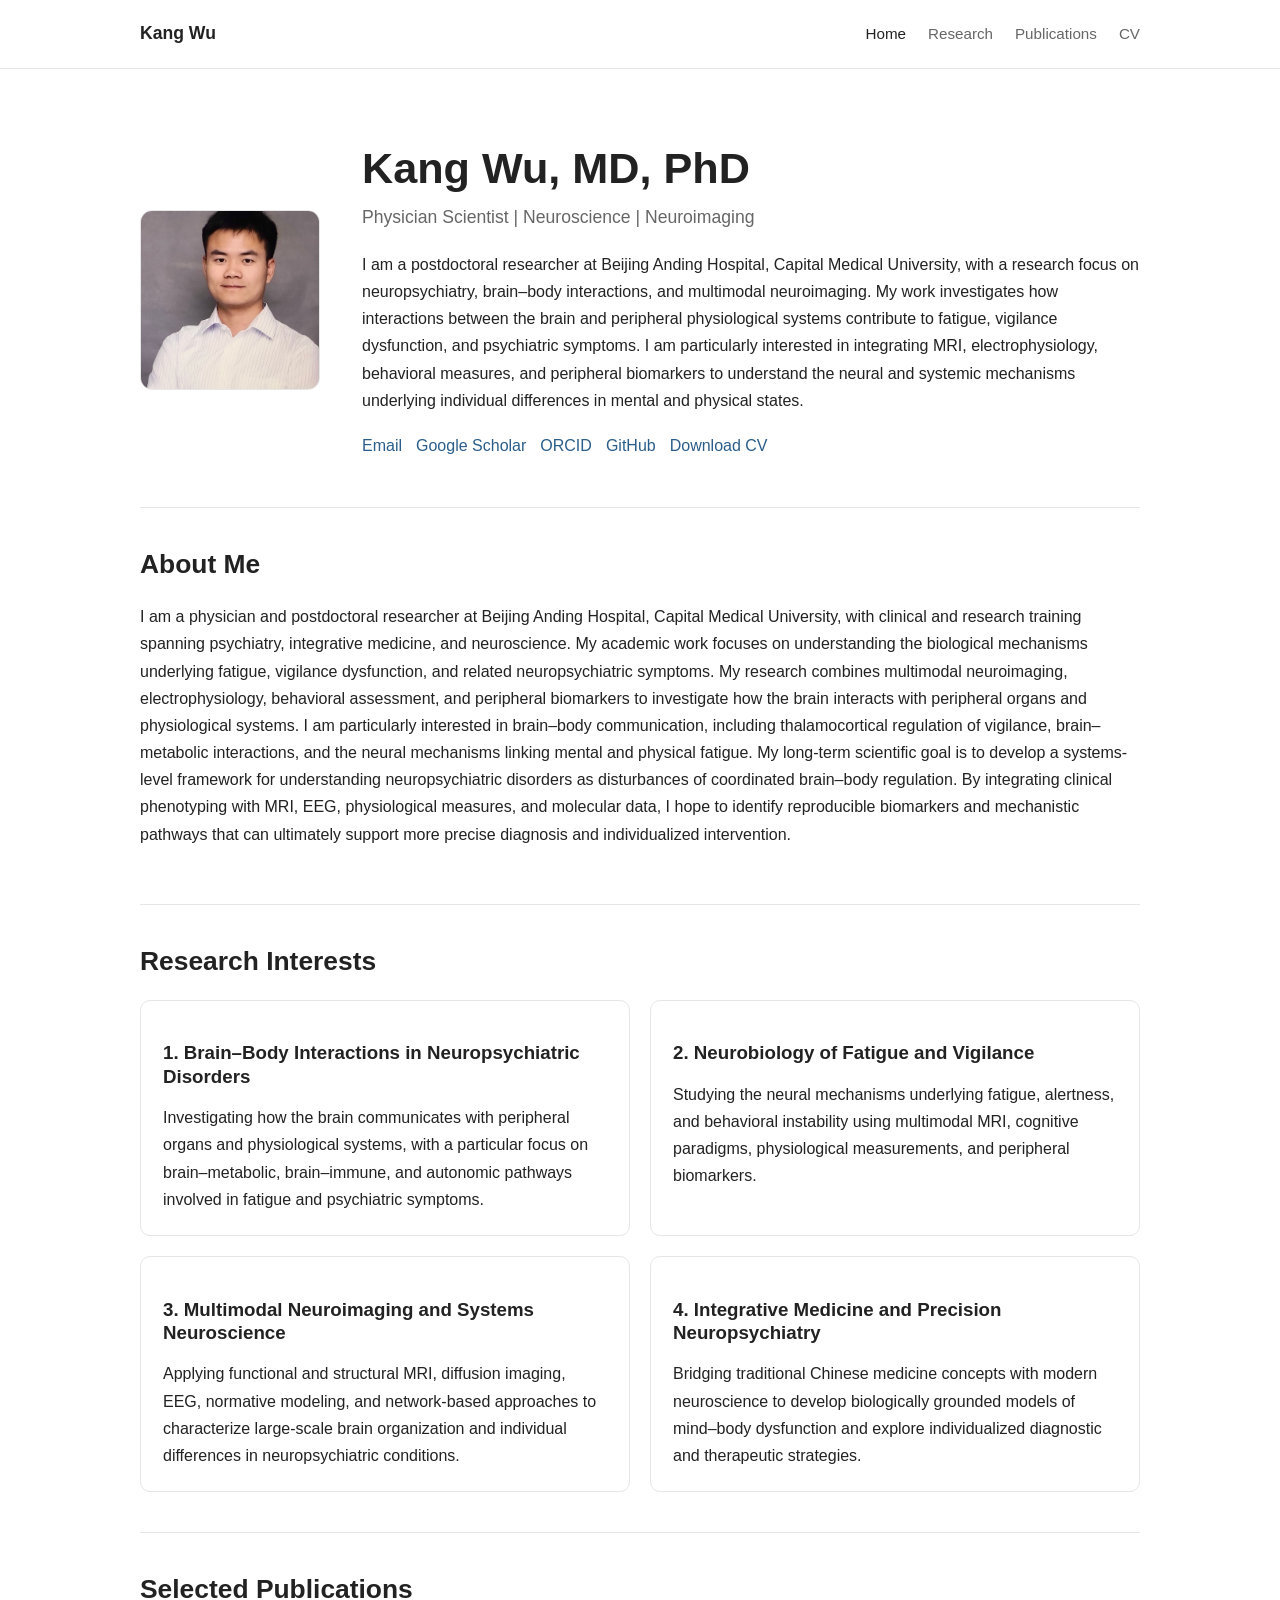
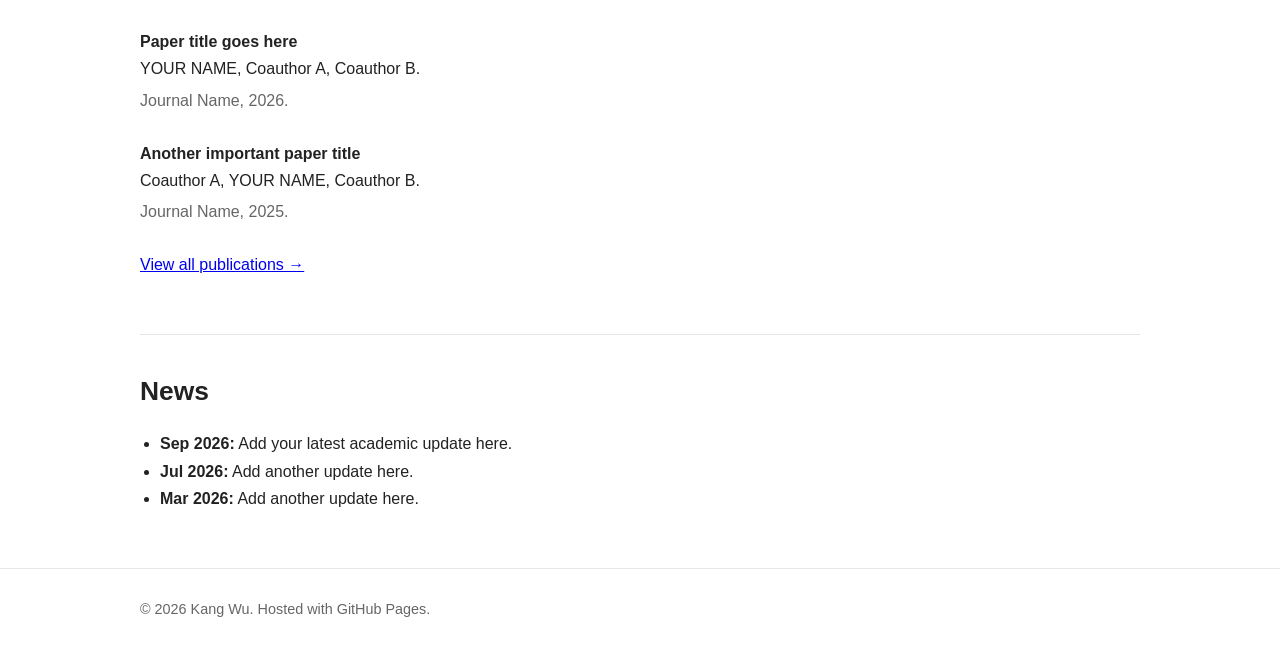
<file: index.html>
<!DOCTYPE html>
<html lang="en">
<head>
<meta charset="UTF-8">
<meta name="viewport" content="width=device-width, initial-scale=1.0">
<meta name="description" content="Academic homepage of Kang Wu.">
<link rel="stylesheet" href="assets/css/style.css">
<title>Kang Wu | Academic Homepage</title>
</head>
<body>

<header class="site-header">
    <div class="container nav-wrap">
        <a class="site-title" href="index.html">Kang Wu</a>
        <nav>
            <a class="active" href="index.html">Home</a>
            <a href="research.html">Research</a>
            <a href="publications.html">Publications</a>
            <a href="cv.html">CV</a>
        </nav>
    </div>
</header>

<main class="container">

    <section class="hero" style="border-top: none;">
        <img src="assets/images/clancy_wu.jpeg" class="profile-photo" alt="Kang Wu">

        <div>
            <h1>Kang Wu, MD, PhD</h1>
            <p class="subtitle">Physician Scientist | Neuroscience | Neuroimaging</p>

            <p>
		I am a postdoctoral researcher at Beijing Anding Hospital, Capital Medical University, 
		with a research focus on neuropsychiatry, brain–body interactions, and multimodal neuroimaging. 
		My work investigates how interactions between the brain and peripheral physiological systems 
		contribute to fatigue, vigilance dysfunction, and psychiatric symptoms. I am particularly 
		interested in integrating MRI, electrophysiology, behavioral measures, and peripheral biomarkers 
		to understand the neural and systemic mechanisms underlying individual differences in mental and physical states.
            </p>

            <div class="links">
                <a href="mailto:clancy_wu@126.com">Email</a>
                <a href="https://scholar.google.com/" target="_blank" rel="noopener noreferrer">Google Scholar</a>
                <a href="https://orcid.org/0000-0002-3684-1552" target="_blank" rel="noopener noreferrer">ORCID</a>
                <a href="https://github.com/Clancy-wu/" target="_blank" rel="noopener noreferrer">GitHub</a>
                <a href="assets/files/YOUR_NAME_CV.pdf" target="_blank">Download CV</a>
            </div>
        </div>
    </section>

    <section>
        <h2>About Me</h2>
        <p>
            I am a physician and postdoctoral researcher at Beijing Anding Hospital, Capital Medical University, 
            with clinical and research training spanning psychiatry, integrative medicine, and neuroscience. 
            My academic work focuses on understanding the biological mechanisms underlying fatigue, vigilance 
            dysfunction, and related neuropsychiatric symptoms.
            
            My research combines multimodal neuroimaging, electrophysiology, behavioral assessment, 
            and peripheral biomarkers to investigate how the brain interacts with peripheral organs 
            and physiological systems. I am particularly interested in brain–body communication, including 
            thalamocortical regulation of vigilance, brain–metabolic interactions, and the neural mechanisms 
            linking mental and physical fatigue.
            
            My long-term scientific goal is to develop a systems-level framework for understanding 
            neuropsychiatric disorders as disturbances of coordinated brain–body regulation. 
            By integrating clinical phenotyping with MRI, EEG, physiological measures, and molecular data, 
            I hope to identify reproducible biomarkers and mechanistic pathways that can ultimately support 
            more precise diagnosis and individualized intervention.
        </p>
    </section>

    <section>
        <h2>Research Interests</h2>
        <div class="grid">
        
            <div class="card">
                <h3>1. Brain–Body Interactions in Neuropsychiatric Disorders</h3>
                <p>Investigating how the brain communicates with peripheral organs 
                and physiological systems, with a particular focus on brain–metabolic, 
                brain–immune, and autonomic pathways involved in fatigue and psychiatric symptoms.</p>
            </div>

            <div class="card">
                <h3>2. Neurobiology of Fatigue and Vigilance</h3>
                <p>Studying the neural mechanisms underlying fatigue, alertness, 
                and behavioral instability using multimodal MRI, cognitive paradigms, 
                physiological measurements, and peripheral biomarkers.</p>
            </div>

            <div class="card">
                <h3>3. Multimodal Neuroimaging and Systems Neuroscience</h3>
                <p>Applying functional and structural MRI, diffusion imaging, EEG, 
                normative modeling, and network-based approaches to characterize 
                large-scale brain organization and individual differences in neuropsychiatric conditions.</p>
            </div>

            <div class="card">
                <h3>4. Integrative Medicine and Precision Neuropsychiatry</h3>
                <p>Bridging traditional Chinese medicine concepts with modern neuroscience to 
                develop biologically grounded models of mind–body dysfunction and 
                explore individualized diagnostic and therapeutic strategies.</p>
            </div>
            
        </div>
    </section>

    <section>
        <h2>Selected Publications</h2>

        <div class="publication">
            <div class="publication-title">
                Paper title goes here
            </div>
            <div>
                YOUR NAME, Coauthor A, Coauthor B.
            </div>
            <div class="publication-meta">
                Journal Name, 2026.
            </div>
        </div>

        <div class="publication">
            <div class="publication-title">
                Another important paper title
            </div>
            <div>
                Coauthor A, YOUR NAME, Coauthor B.
            </div>
            <div class="publication-meta">
                Journal Name, 2025.
            </div>
        </div>

        <p><a href="publications.html">View all publications →</a></p>
    </section>

    <section>
        <h2>News</h2>
        <ul class="clean">
            <li><strong>Sep 2026:</strong> Add your latest academic update here.</li>
            <li><strong>Jul 2026:</strong> Add another update here.</li>
            <li><strong>Mar 2026:</strong> Add another update here.</li>
        </ul>
    </section>

</main>

<footer>
    <div class="container">
        © 2026 Kang Wu. Hosted with GitHub Pages.
    </div>
</footer>

</body>
</html>
</file>
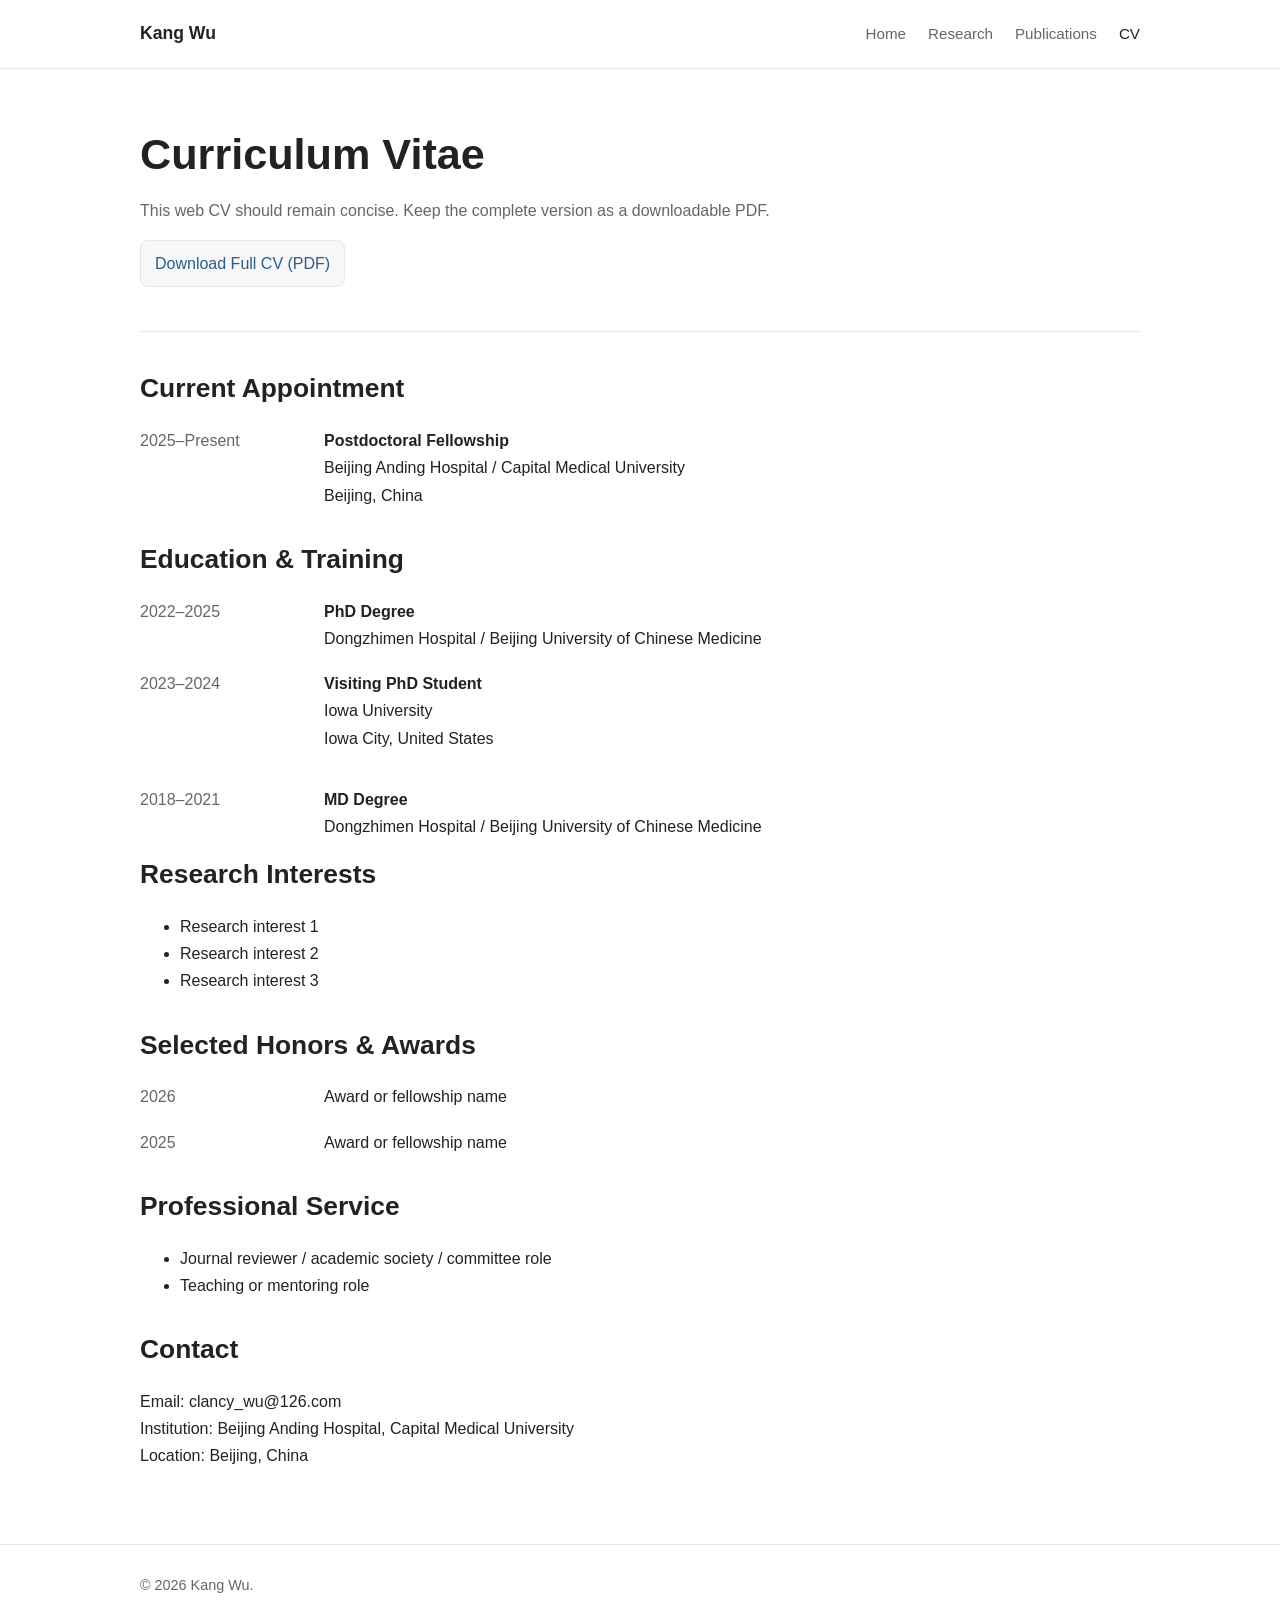
<file: cv.html>
<!DOCTYPE html>
<html lang="en">
<head>
<meta charset="UTF-8">
<meta name="viewport" content="width=device-width, initial-scale=1.0">
<meta name="description" content="Academic homepage of YOUR NAME.">
<link rel="stylesheet" href="assets/css/style.css">
<title>CV | YOUR NAME</title>
</head>
<body>

<header class="site-header">
    <div class="container nav-wrap">
        <a class="site-title" href="index.html">Kang Wu</a>
        <nav>
            <a href="index.html">Home</a>
            <a href="research.html">Research</a>
            <a href="publications.html">Publications</a>
            <a class="active" href="cv.html">CV</a>
        </nav>
    </div>
</header>

<main class="container">

    <div class="page-header">
        <h1>Curriculum Vitae</h1>
        <p>
            This web CV should remain concise. Keep the complete version as a downloadable PDF.
        </p>

        <p>
            <a class="button" href="assets/files/YOUR_NAME_CV.pdf" target="_blank">
                Download Full CV (PDF)
            </a>
        </p>
    </div>

    <section>
        <div class="cv-section">
            <h2>Current Appointment</h2>

            <div class="cv-item">
                <div class="cv-date">2025–Present</div>
                <div>
                    <strong>Postdoctoral Fellowship</strong><br>
                    Beijing Anding Hospital / Capital Medical University<br>
                    Beijing, China
                </div>
            </div>
        </div>

        <div class="cv-section">
            <h2>Education & Training</h2>

            <div class="cv-item">
                <div class="cv-date">2022–2025</div>
                <div>
                    <strong>PhD Degree</strong><br>
                    Dongzhimen Hospital / Beijing University of Chinese Medicine
                </div>
            </div>

            <div class="cv-item">
                <div class="cv-date">2023–2024</div>
                <div>
                    <strong>Visiting PhD Student</strong><br>
                    Iowa University<br>
                    Iowa City, United States
                </div>
            </div>
        </div>
        
         <div class="cv-item">
                <div class="cv-date">2018–2021</div>
                <div>
                    <strong>MD Degree</strong><br>
                    Dongzhimen Hospital / Beijing University of Chinese Medicine
                </div>
            </div>
        </div>        

        <div class="cv-section">
            <h2>Research Interests</h2>
            <ul>
                <li>Research interest 1</li>
                <li>Research interest 2</li>
                <li>Research interest 3</li>
            </ul>
        </div>

        <div class="cv-section">
            <h2>Selected Honors & Awards</h2>

            <div class="cv-item">
                <div class="cv-date">2026</div>
                <div>Award or fellowship name</div>
            </div>

            <div class="cv-item">
                <div class="cv-date">2025</div>
                <div>Award or fellowship name</div>
            </div>
        </div>

        <div class="cv-section">
            <h2>Professional Service</h2>
            <ul>
                <li>Journal reviewer / academic society / committee role</li>
                <li>Teaching or mentoring role</li>
            </ul>
        </div>

        <div class="cv-section">
            <h2>Contact</h2>
            <p>
                Email: clancy_wu@126.com<br>
                Institution: Beijing Anding Hospital, Capital Medical University<br>
                Location: Beijing, China
            </p>
        </div>
    </section>

</main>

<footer>
    <div class="container">
        © 2026 Kang Wu.
    </div>
</footer>

</body>
</html>
</file>
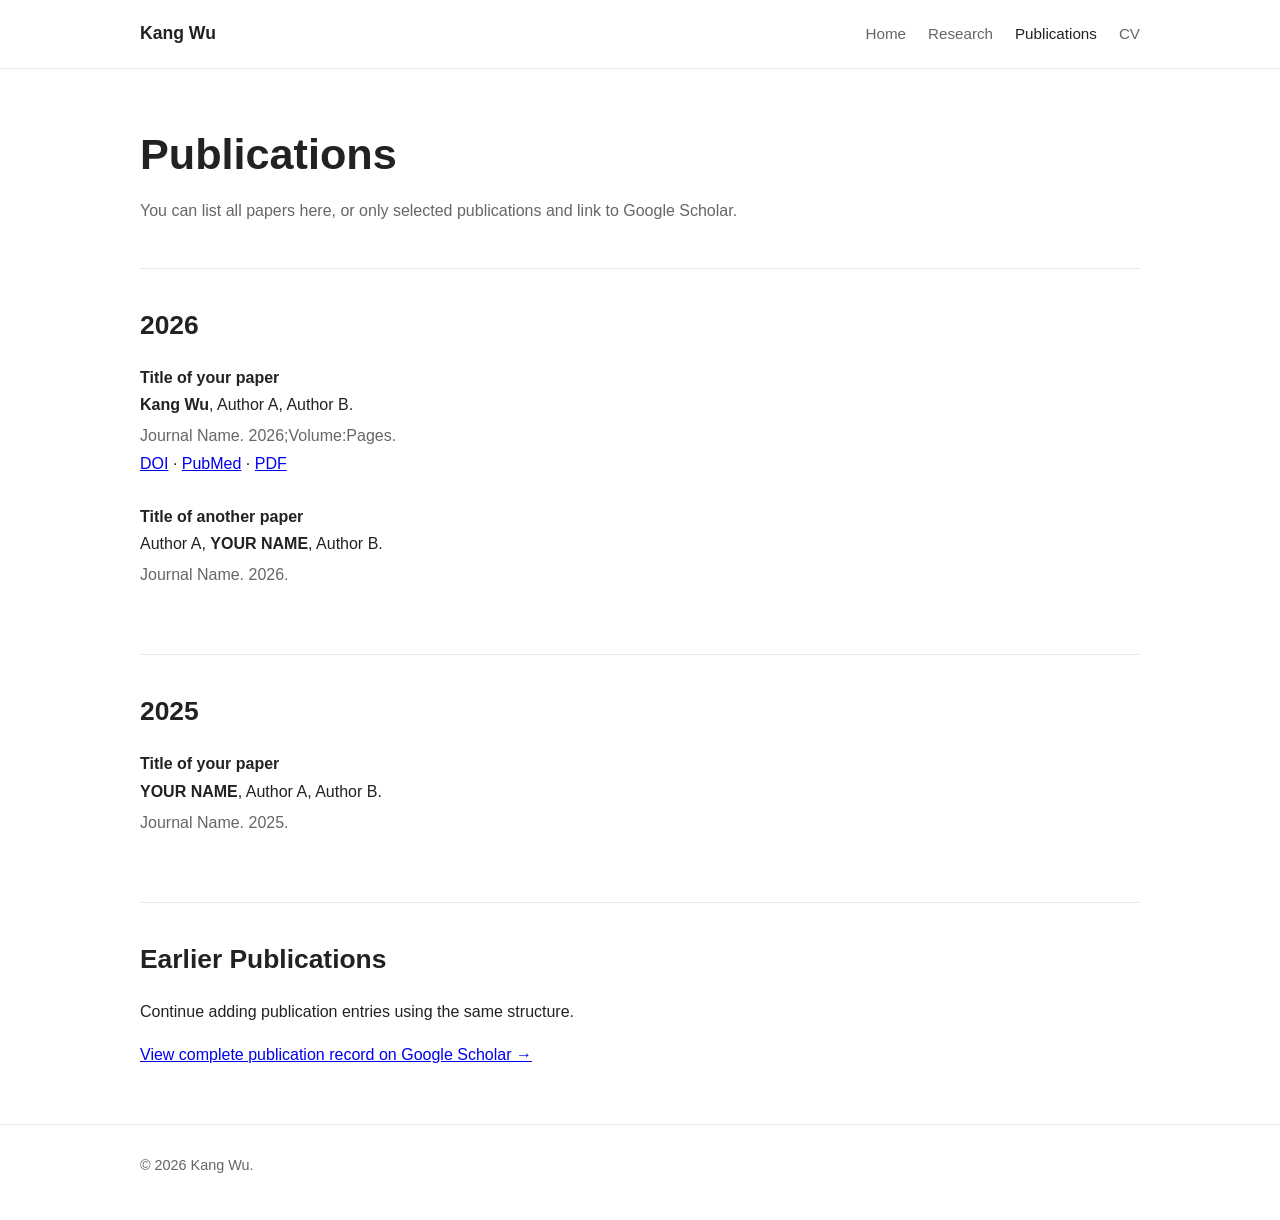
<file: publications.html>
<!DOCTYPE html>
<html lang="en">
<head>
<meta charset="UTF-8">
<meta name="viewport" content="width=device-width, initial-scale=1.0">
<meta name="description" content="Academic homepage of YOUR NAME.">
<link rel="stylesheet" href="assets/css/style.css">
<title>Publications | YOUR NAME</title>
</head>
<body>

<header class="site-header">
    <div class="container nav-wrap">
        <a class="site-title" href="index.html">Kang Wu</a>
        <nav>
            <a href="index.html">Home</a>
            <a href="research.html">Research</a>
            <a class="active" href="publications.html">Publications</a>
            <a href="cv.html">CV</a>
        </nav>
    </div>
</header>

<main class="container">

    <div class="page-header">
        <h1>Publications</h1>
        <p>
            You can list all papers here, or only selected publications and link to Google Scholar.
        </p>
    </div>

    <section>
        <h2>2026</h2>

        <div class="publication">
            <div class="publication-title">
                Title of your paper
            </div>
            <div>
                <strong>Kang Wu</strong>, Author A, Author B.
            </div>
            <div class="publication-meta">
                Journal Name. 2026;Volume:Pages.
            </div>
            <div>
                <a href="#">DOI</a> ·
                <a href="#">PubMed</a> ·
                <a href="#">PDF</a>
            </div>
        </div>

        <div class="publication">
            <div class="publication-title">
                Title of another paper
            </div>
            <div>
                Author A, <strong>YOUR NAME</strong>, Author B.
            </div>
            <div class="publication-meta">
                Journal Name. 2026.
            </div>
        </div>
    </section>

    <section>
        <h2>2025</h2>

        <div class="publication">
            <div class="publication-title">
                Title of your paper
            </div>
            <div>
                <strong>YOUR NAME</strong>, Author A, Author B.
            </div>
            <div class="publication-meta">
                Journal Name. 2025.
            </div>
        </div>
    </section>

    <section>
        <h2>Earlier Publications</h2>
        <p>
            Continue adding publication entries using the same structure.
        </p>

        <p>
            <a href="https://scholar.google.com/" target="_blank" rel="noopener">
                View complete publication record on Google Scholar →
            </a>
        </p>
    </section>

</main>

<footer>
    <div class="container">
        © 2026 Kang Wu.
    </div>
</footer>

</body>
</html>
</file>
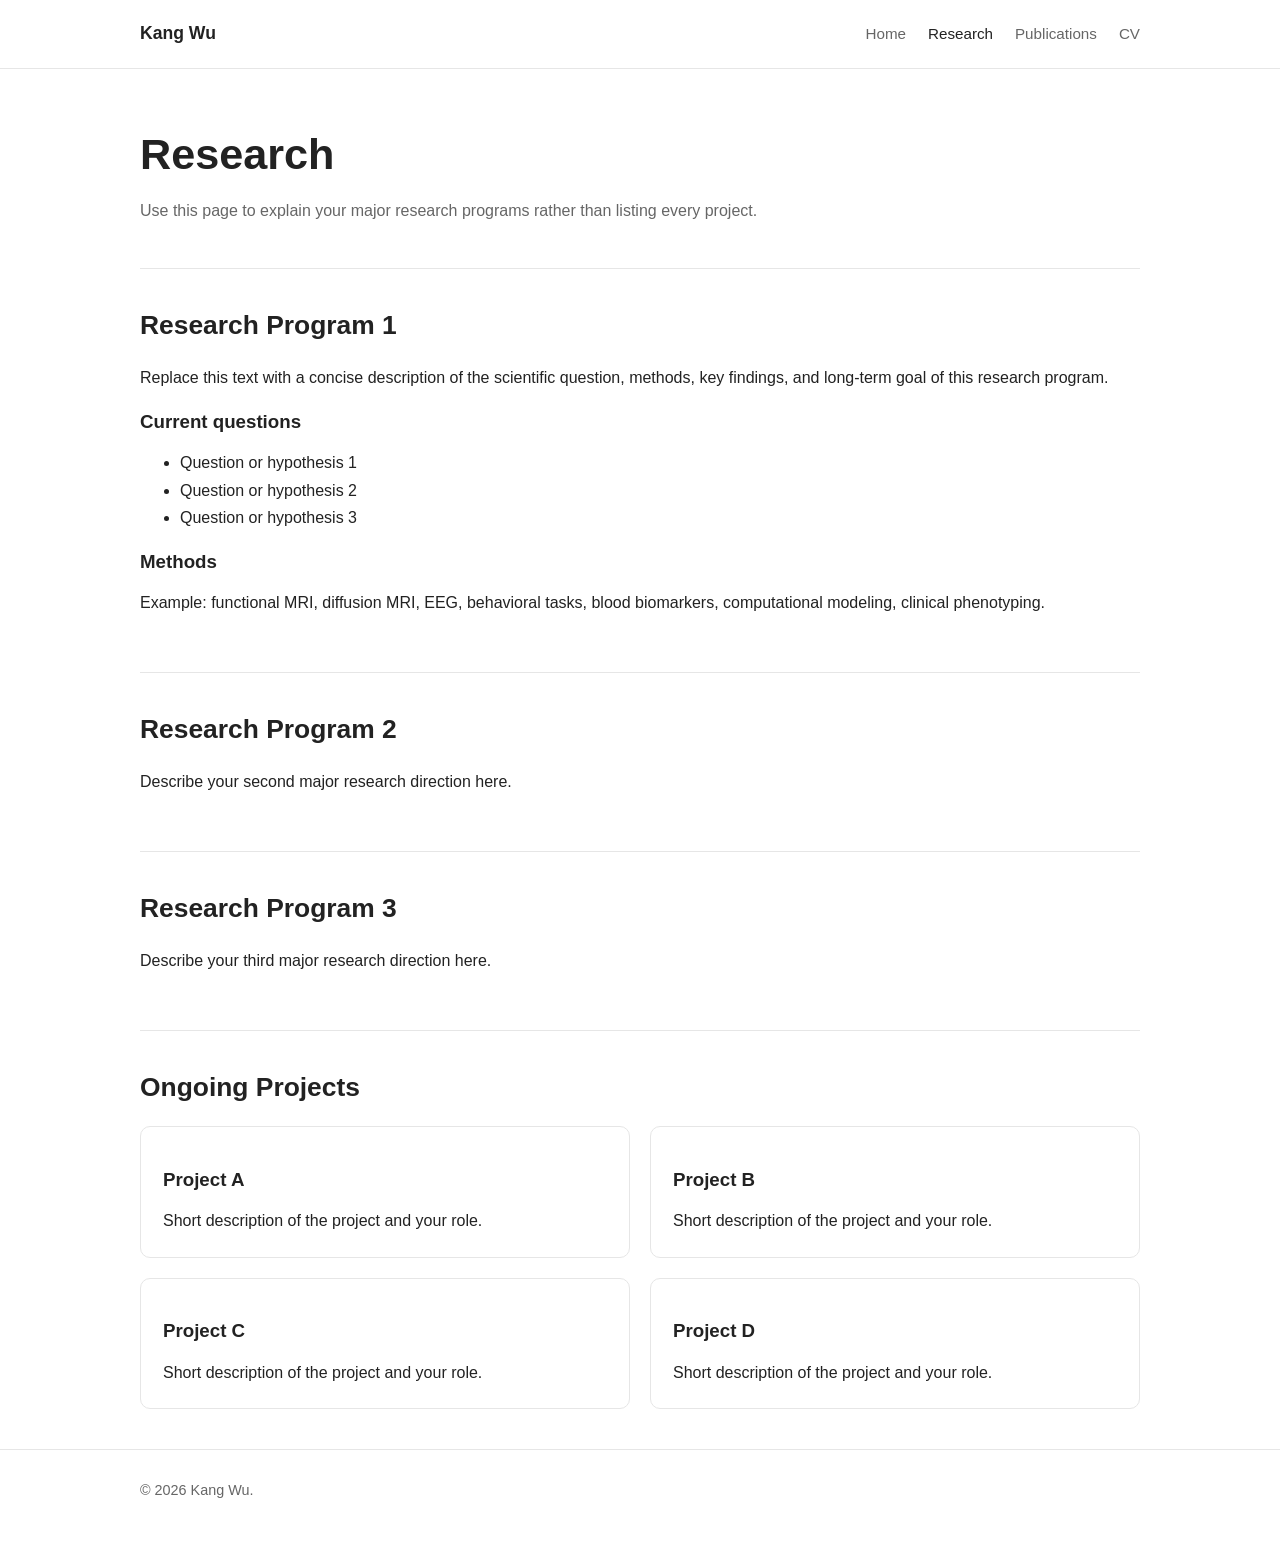
<file: research.html>
<!DOCTYPE html>
<html lang="en">
<head>
<meta charset="UTF-8">
<meta name="viewport" content="width=device-width, initial-scale=1.0">
<meta name="description" content="Academic homepage of Kang Wu.">
<link rel="stylesheet" href="assets/css/style.css">
<title>Research | YOUR NAME</title>
</head>
<body>

<header class="site-header">
    <div class="container nav-wrap">
        <a class="site-title" href="index.html">Kang Wu</a>
        <nav>
            <a href="index.html">Home</a>
            <a class="active" href="research.html">Research</a>
            <a href="publications.html">Publications</a>
            <a href="cv.html">CV</a>
        </nav>
    </div>
</header>

<main class="container">

    <div class="page-header">
        <h1>Research</h1>
        <p>
            Use this page to explain your major research programs rather than listing every project.
        </p>
    </div>

    <section>
        <h2>Research Program 1</h2>
        <p>
            Replace this text with a concise description of the scientific question,
            methods, key findings, and long-term goal of this research program.
        </p>

        <h3>Current questions</h3>
        <ul>
            <li>Question or hypothesis 1</li>
            <li>Question or hypothesis 2</li>
            <li>Question or hypothesis 3</li>
        </ul>

        <h3>Methods</h3>
        <p>
            Example: functional MRI, diffusion MRI, EEG, behavioral tasks,
            blood biomarkers, computational modeling, clinical phenotyping.
        </p>
    </section>

    <section>
        <h2>Research Program 2</h2>
        <p>
            Describe your second major research direction here.
        </p>
    </section>

    <section>
        <h2>Research Program 3</h2>
        <p>
            Describe your third major research direction here.
        </p>
    </section>

    <section>
        <h2>Ongoing Projects</h2>

        <div class="grid">
            <div class="card">
                <h3>Project A</h3>
                <p>Short description of the project and your role.</p>
            </div>

            <div class="card">
                <h3>Project B</h3>
                <p>Short description of the project and your role.</p>
            </div>

            <div class="card">
                <h3>Project C</h3>
                <p>Short description of the project and your role.</p>
            </div>

            <div class="card">
                <h3>Project D</h3>
                <p>Short description of the project and your role.</p>
            </div>
        </div>
    </section>

</main>

<footer>
    <div class="container">
        © 2026 Kang Wu.
    </div>
</footer>

</body>
</html>
</file>
<file: assets/css/style.css>
:root {
    --text: #222222;
    --muted: #666666;
    --border: #e6e6e6;
    --background: #ffffff;
    --soft: #f7f7f7;
    --link: #2b5d8a;
    --max-width: 1000px;
}

* {
    box-sizing: border-box;
}

html {
    scroll-behavior: smooth;
}

body {
    margin: 0;
    background: var(--background);
    color: var(--text);
    font-family: -apple-system, BlinkMacSystemFont, "Segoe UI", Arial, Helvetica, sans-serif;
    line-height: 1.7;
}

.container {
    width: min(92%, var(--max-width));
    margin: 0 auto;
}

.site-header {
    border-bottom: 1px solid var(--border);
    background: rgba(255, 255, 255, 0.96);
    position: sticky;
    top: 0;
    z-index: 100;
}

.nav-wrap {
    min-height: 68px;
    display: flex;
    align-items: center;
    justify-content: space-between;
    gap: 24px;
}

.site-title {
    font-size: 1.1rem;
    font-weight: 700;
    color: var(--text);
    text-decoration: none;
}

nav {
    display: flex;
    gap: 22px;
    flex-wrap: wrap;
}

nav a {
    color: var(--muted);
    text-decoration: none;
    font-size: 0.95rem;
}

nav a:hover,
nav a.active {
    color: var(--text);
}

.hero {
    display: grid;
    grid-template-columns: 180px 1fr;
    gap: 42px;
    align-items: center;
    padding: 72px 0 48px;
}

.profile-photo {
    width: 180px;
    height: 180px;
    border-radius: 12px;
    object-fit: cover;
    border: 1px solid var(--border);
}

h1, h2, h3 {
    line-height: 1.25;
}

h1 {
    margin: 0 0 8px;
    font-size: 2.7rem;
}

h2 {
    margin-top: 0;
    font-size: 1.65rem;
}

h3 {
    margin-bottom: 8px;
}

.subtitle {
    margin: 0 0 18px;
    color: var(--muted);
    font-size: 1.1rem;
}

.links {
    display: flex;
    flex-wrap: wrap;
    gap: 14px;
    margin-top: 18px;
}

.links a,
.button {
    color: var(--link);
    text-decoration: none;
}

.button {
    display: inline-block;
    padding: 9px 14px;
    border: 1px solid var(--border);
    border-radius: 8px;
    background: var(--soft);
}

section {
    padding: 40px 0;
    border-top: 1px solid var(--border);
}

.grid {
    display: grid;
    grid-template-columns: repeat(2, minmax(0, 1fr));
    gap: 20px;
}

.card {
    padding: 22px;
    border: 1px solid var(--border);
    border-radius: 10px;
    background: #fff;
}

.card p {
    margin-bottom: 0;
}

.publication {
    margin-bottom: 26px;
}

.publication-title {
    font-weight: 700;
}

.publication-meta {
    color: var(--muted);
    margin-top: 4px;
}

.page-header {
    padding: 58px 0 28px;
}

.page-header p {
    color: var(--muted);
    max-width: 760px;
}

.cv-section {
    margin-bottom: 34px;
}

.cv-item {
    display: grid;
    grid-template-columns: 160px 1fr;
    gap: 24px;
    margin-bottom: 18px;
}

.cv-date {
    color: var(--muted);
}

footer {
    border-top: 1px solid var(--border);
    padding: 28px 0 42px;
    color: var(--muted);
    font-size: 0.9rem;
}

ul.clean {
    padding-left: 20px;
}

@media (max-width: 720px) {
    .nav-wrap {
        align-items: flex-start;
        flex-direction: column;
        padding: 16px 0;
    }

    .hero {
        grid-template-columns: 1fr;
        padding-top: 44px;
    }

    .profile-photo {
        width: 150px;
        height: 150px;
    }

    h1 {
        font-size: 2.2rem;
    }

    .grid {
        grid-template-columns: 1fr;
    }

    .cv-item {
        grid-template-columns: 1fr;
        gap: 4px;
    }
}
</file>
